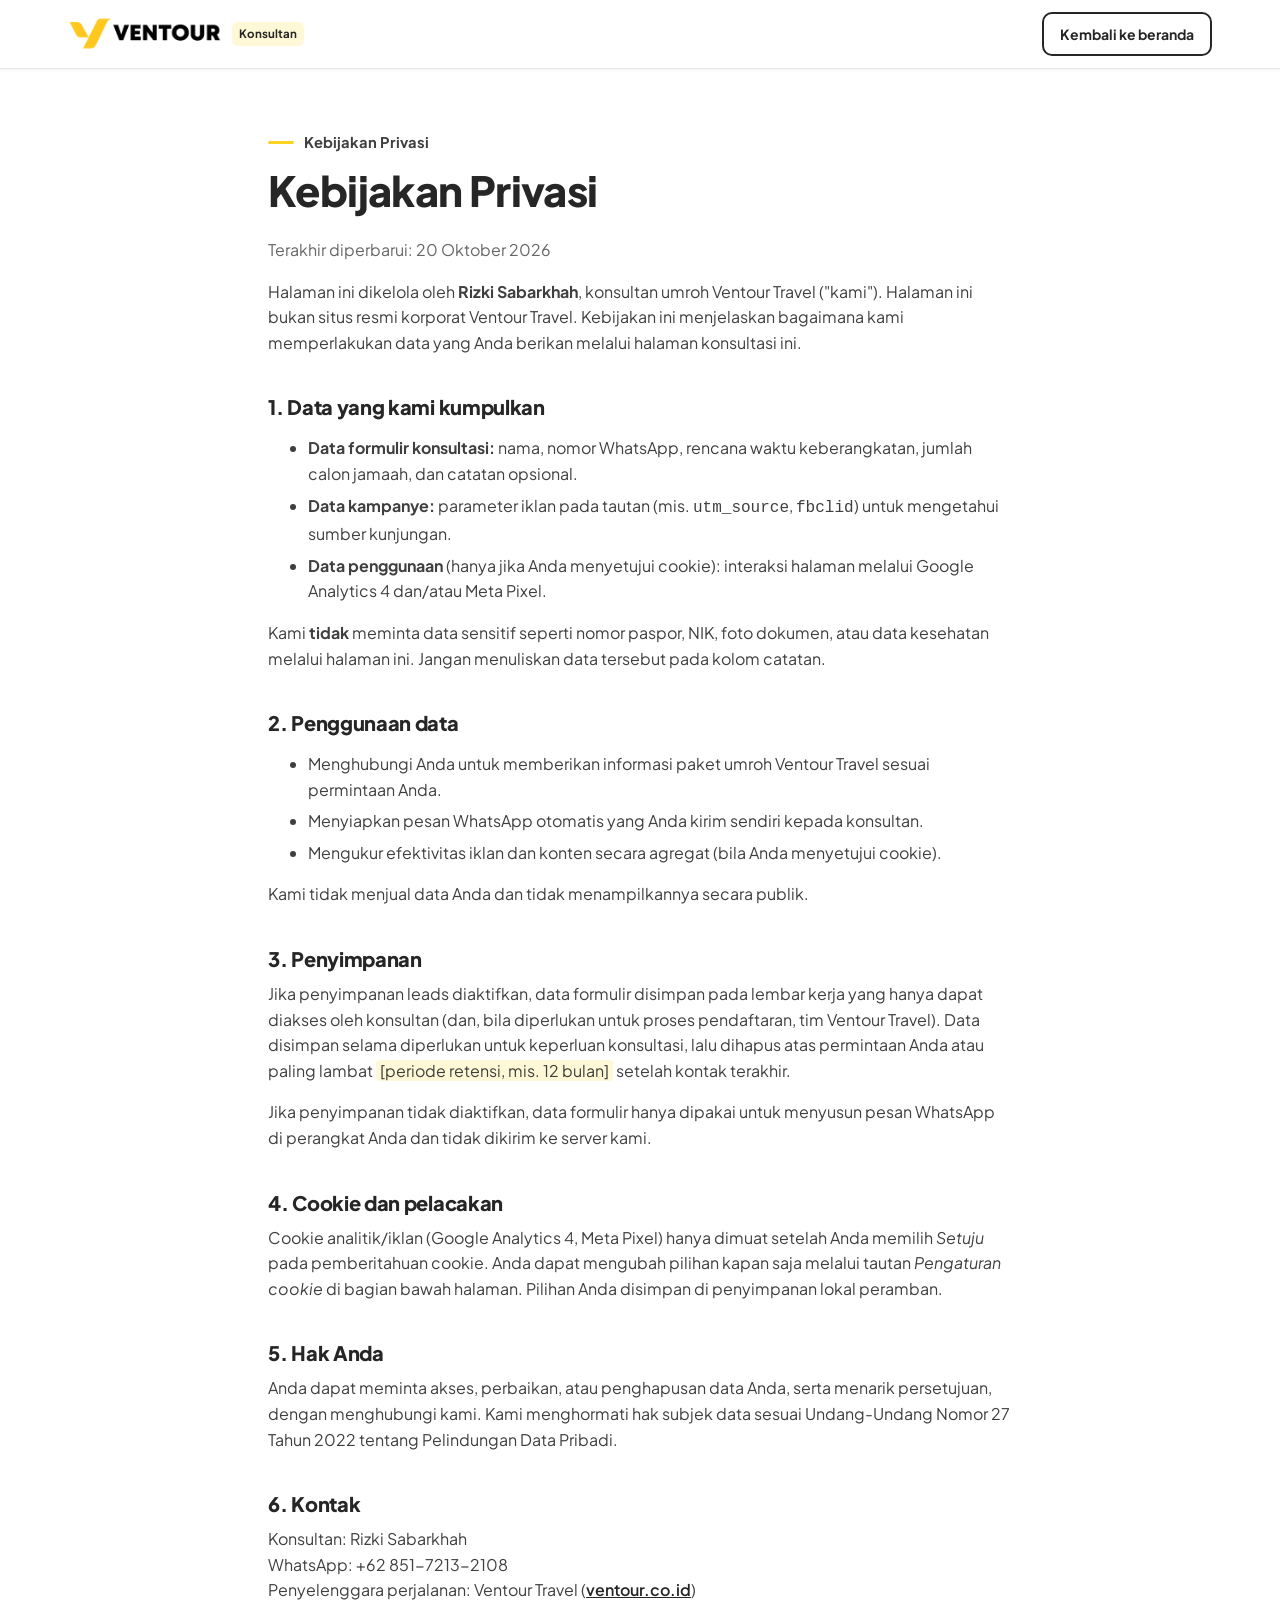
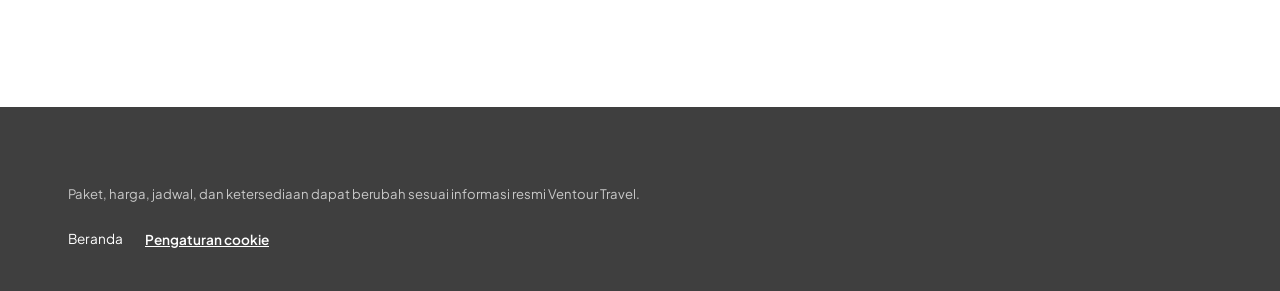
<file: kebijakan-privasi.html>
<!doctype html>
<html lang="id">
<head>
  <meta charset="utf-8">
  <meta name="viewport" content="width=device-width, initial-scale=1">
  <title>Kebijakan Privasi | Konsultan Umroh Ventour Travel</title>
  <meta name="description" content="Kebijakan privasi halaman konsultasi umroh Ventour Travel: data yang dikumpulkan, penggunaannya, cookie, dan hak Anda.">
  <link rel="canonical" href="https://sabarkhah.my.id/kebijakan-privasi.html">
  <meta name="theme-color" content="#F9D423">
  <link rel="icon" type="image/png" sizes="32x32" href="assets/img/favicon-32.png">
  <link rel="preconnect" href="https://fonts.googleapis.com">
  <link rel="preconnect" href="https://fonts.gstatic.com" crossorigin>
  <link rel="stylesheet" href="https://fonts.googleapis.com/css2?family=Plus+Jakarta+Sans:wght@400;500;600;700;800&display=swap">
  <link rel="stylesheet" href="assets/css/style.css">
  <script src="assets/js/config.js"></script>
  <script src="assets/js/analytics.js"></script>
</head>
<body>
  <a class="skip-link" href="#main">Lewati ke konten utama</a>
  <header class="site-header is-scrolled">
    <div class="container header-inner">
      <a class="brand" href="./" aria-label="Kembali ke beranda">
        <img src="assets/img/logo-ventour.png" alt="Ventour Travel" width="154" height="36">
        <span class="brand-tag">Konsultan</span>
      </a>
      <a class="btn btn-outline btn-sm" href="./">Kembali ke beranda</a>
    </div>
  </header>

  <main id="main" class="legal">
    <div class="container">
      <p class="kicker">Kebijakan Privasi</p>
      <h1>Kebijakan Privasi</h1>
      <p class="muted">Terakhir diperbarui: 20 Oktober 2026</p>

      <p>Halaman ini dikelola oleh <strong><span data-consultant="name">Rizki Sabarkhah</span></strong>, konsultan umroh Ventour Travel ("kami"). Halaman ini bukan situs resmi korporat Ventour Travel. Kebijakan ini menjelaskan bagaimana kami memperlakukan data yang Anda berikan melalui halaman konsultasi ini.</p>

      <h2>1. Data yang kami kumpulkan</h2>
      <ul>
        <li><strong>Data formulir konsultasi:</strong> nama, nomor WhatsApp, rencana waktu keberangkatan, jumlah calon jamaah, dan catatan opsional.</li>
        <li><strong>Data kampanye:</strong> parameter iklan pada tautan (mis. <code>utm_source</code>, <code>fbclid</code>) untuk mengetahui sumber kunjungan.</li>
        <li><strong>Data penggunaan</strong> (hanya jika Anda menyetujui cookie): interaksi halaman melalui Google Analytics 4 dan/atau Meta Pixel.</li>
      </ul>
      <p>Kami <strong>tidak</strong> meminta data sensitif seperti nomor paspor, NIK, foto dokumen, atau data kesehatan melalui halaman ini. Jangan menuliskan data tersebut pada kolom catatan.</p>

      <h2>2. Penggunaan data</h2>
      <ul>
        <li>Menghubungi Anda untuk memberikan informasi paket umroh Ventour Travel sesuai permintaan Anda.</li>
        <li>Menyiapkan pesan WhatsApp otomatis yang Anda kirim sendiri kepada konsultan.</li>
        <li>Mengukur efektivitas iklan dan konten secara agregat (bila Anda menyetujui cookie).</li>
      </ul>
      <p>Kami tidak menjual data Anda dan tidak menampilkannya secara publik.</p>

      <h2>3. Penyimpanan</h2>
      <p>Jika penyimpanan leads diaktifkan, data formulir disimpan pada lembar kerja yang hanya dapat diakses oleh konsultan (dan, bila diperlukan untuk proses pendaftaran, tim Ventour Travel). Data disimpan selama diperlukan untuk keperluan konsultasi, lalu dihapus atas permintaan Anda atau paling lambat <span class="placeholder">[periode retensi, mis. 12 bulan]</span> setelah kontak terakhir.</p>
      <p>Jika penyimpanan tidak diaktifkan, data formulir hanya dipakai untuk menyusun pesan WhatsApp di perangkat Anda dan tidak dikirim ke server kami.</p>

      <h2 id="cookie">4. Cookie dan pelacakan</h2>
      <p>Cookie analitik/iklan (Google Analytics 4, Meta Pixel) hanya dimuat setelah Anda memilih <em>Setuju</em> pada pemberitahuan cookie. Anda dapat mengubah pilihan kapan saja melalui tautan <em>Pengaturan cookie</em> di bagian bawah halaman. Pilihan Anda disimpan di penyimpanan lokal peramban.</p>

      <h2>5. Hak Anda</h2>
      <p>Anda dapat meminta akses, perbaikan, atau penghapusan data Anda, serta menarik persetujuan, dengan menghubungi kami. Kami menghormati hak subjek data sesuai Undang-Undang Nomor 27 Tahun 2022 tentang Pelindungan Data Pribadi.</p>

      <h2>6. Kontak</h2>
      <p>Konsultan: <span data-consultant="name">Rizki Sabarkhah</span><br>
      WhatsApp: <span id="pp-wa">+62 851-7213-2108</span><br>
      Penyelenggara perjalanan: Ventour Travel (<a href="https://ventour.co.id/" target="_blank" rel="noopener">ventour.co.id<span class="sr-only">, tab baru</span></a>)</p>
    </div>
  </main>

  <footer class="site-footer">
    <div class="container footer-bottom">
      <p class="disclaimer">Paket, harga, jadwal, dan ketersediaan dapat berubah sesuai informasi resmi Ventour Travel.</p>
      <p class="footer-links"><a href="./">Beranda</a><button type="button" class="text-btn text-btn--light" onclick="openCookieSettings()">Pengaturan cookie</button></p>
    </div>
  </footer>
  <div class="cookie-notice" id="cookie-notice" hidden role="dialog" aria-label="Pemberitahuan cookie">
    <p>Kami menggunakan cookie analitik & iklan untuk memahami kunjungan dan meningkatkan layanan.</p>
    <div class="cookie-actions">
      <button type="button" class="btn btn-sm btn-outline-light" data-consent="reject">Tolak</button>
      <button type="button" class="btn btn-sm btn-primary" data-consent="accept">Setuju</button>
    </div>
  </div>
  <script>
    (function () {
      var c = (window.SITE_CONFIG && window.SITE_CONFIG.consultant) || {};
      if (c.name && c.name.indexOf("[") !== 0) document.querySelectorAll('[data-consultant="name"]').forEach(function (el) { el.textContent = c.name; el.classList.remove("placeholder"); });
      if (c.whatsapp) { document.getElementById("pp-wa").textContent = "+" + c.whatsapp.replace(/^(\d{2})(\d{3})(\d{4})(\d+)$/, "$1 $2-$3-$4"); }
    })();
  </script>
</body>
</html>
</file>
<file: assets/css/style.css>
/* Konsultan Umroh Ventour Travel. Alasan setiap keputusan desain ada di DESIGN.md. */

:root {
  --yellow: #F9D423;
  --yellow-strong: #EFC60A;
  --yellow-soft: #FFF8D6;
  --yellow-tint: #FFFCEB;
  --white: #FFFFFF;
  --ink: #3F3F3F;
  --ink-strong: #262626;      /* judul dan latar gelap: 10.4:1 terhadap kuning */
  --muted: #666666;           /* 5.74:1 di atas putih, 5.45:1 di atas --bg-soft */
  --line: #E9E7E1;            /* pemisah dekoratif saja, bukan batas kontrol */
  --line-strong: #8C8880;     /* batas input/chip: 3.53:1 di atas putih (WCAG 1.4.11) */
  --bg-soft: #FAF9F6;
  --wa: #15803D;              /* hijau WhatsApp yang lolos 5.02:1 untuk teks putih */
  --wa-strong: #116A32;
  --danger: #B42318;

  --font: "Plus Jakarta Sans", system-ui, -apple-system, "Segoe UI", Roboto, sans-serif;
  --r-sm: 6px;
  --r: 10px;
  --r-lg: 16px;
  --shadow-sm: 0 1px 2px rgba(38, 38, 38, .06);
  --shadow: 0 10px 30px -12px rgba(38, 38, 38, .18);
  --shadow-lg: 0 24px 60px -20px rgba(38, 38, 38, .35);
  --header-h: 68px;
  --gutter: 16px;
}

*, *::before, *::after { box-sizing: border-box; }
html { scroll-behavior: smooth; scroll-padding-top: calc(var(--header-h) + 12px); -webkit-text-size-adjust: 100%; }
@media (prefers-reduced-motion: reduce) { html { scroll-behavior: auto; } *, *::before, *::after { transition: none !important; animation: none !important; } }
body {
  margin: 0;
  font-family: var(--font);
  font-size: 16px;
  line-height: 1.6;
  color: var(--ink);
  background: var(--white);
  -webkit-font-smoothing: antialiased;
  overflow-x: hidden;
}
img { max-width: 100%; height: auto; display: block; }
a { color: inherit; }
h1, h2, h3 { color: var(--ink-strong); line-height: 1.2; margin: 0 0 .5em; letter-spacing: -.015em; }
h2 { font-size: clamp(1.6rem, 1.2rem + 1.8vw, 2.4rem); font-weight: 800; }
h3 { font-size: 1.1rem; font-weight: 700; }
p { margin: 0 0 1em; }
:focus-visible { outline: 3px solid var(--ink-strong); outline-offset: 3px; border-radius: 4px; }
/* Di latar gelap, cincin fokus gelap tidak terlihat: ganti kuning. */
.hero :focus-visible, .legal-panel :focus-visible, .guide-card--dark :focus-visible,
.site-footer :focus-visible, .cookie-notice :focus-visible, .dev-banner :focus-visible { outline-color: var(--yellow); }
.hero .hero-card :focus-visible { outline-color: var(--ink-strong); }
.sr-only { position: absolute !important; width: 1px; height: 1px; padding: 0; margin: -1px; overflow: hidden; clip: rect(0 0 0 0); white-space: nowrap; border: 0; }
.skip-link { position: absolute; left: 12px; top: -60px; background: var(--ink-strong); color: #fff; padding: 10px 14px; border-radius: var(--r); z-index: 200; text-decoration: none; }
.skip-link:focus { top: 12px; }
.ic { width: 1.15em; height: 1.15em; flex: none; vertical-align: -.2em; }
.small { font-size: .875rem; }
.muted { color: var(--muted); }

.container { width: 100%; max-width: 1200px; margin: 0 auto; padding: 0 var(--gutter); }
@media (min-width: 768px) { :root { --gutter: 28px; } }

.section { padding: 64px 0; }
@media (min-width: 960px) { .section { padding: 104px 0; } }
.section-head { max-width: 720px; margin-bottom: 36px; }
/* Garis kuning pendek di depan label section adalah motif identitas halaman ini. */
.kicker { display: inline-flex; align-items: center; gap: 10px; font-size: .92rem; font-weight: 700; color: var(--ink); margin-bottom: 12px; }
.kicker::before { content: ""; width: 26px; height: 3px; border-radius: 2px; background: var(--yellow); }
.lead { font-size: 1.075rem; color: var(--muted); }
.lead a { color: var(--ink-strong); font-weight: 600; }

/* Buttons */
.btn {
  --bg: var(--yellow); --fg: var(--ink-strong);
  display: inline-flex; align-items: center; justify-content: center; gap: 10px;
  min-height: 48px; padding: 12px 22px;
  border: 2px solid transparent; border-radius: var(--r);
  background: var(--bg); color: var(--fg);
  font: 700 .95rem/1.2 var(--font); text-decoration: none; cursor: pointer;
  transition: background .2s, border-color .2s, color .2s;
}
.btn[disabled] { opacity: .7; cursor: progress; }
.btn-primary:hover { --bg: var(--yellow-strong); }
.btn-wa { --bg: var(--wa); --fg: #fff; }
.btn-wa:hover { --bg: var(--wa-strong); }
.btn-outline { --bg: transparent; --fg: var(--ink-strong); border-color: var(--ink-strong); }
.btn-outline:hover { --bg: var(--ink-strong); --fg: #fff; }
/* Latar solid: di atas foto ihram putih, latar transparan membuat teks putih turun ke 2:1. */
.btn-ghost-light { --bg: var(--ink-strong); --fg: #fff; border-color: #fff; }
.btn-ghost-light:hover { --bg: #fff; --fg: var(--ink-strong); }
.btn-outline-light { --bg: transparent; --fg: #fff; border-color: #fff; }
.btn-sm { min-height: 44px; padding: 8px 16px; font-size: .875rem; }
.btn-lg { min-height: 54px; padding: 14px 28px; font-size: 1rem; }
.btn-block { width: 100%; }
/* Panah hanya dipakai pada tautan yang membuka situs lain di tab baru. */
.text-link {
  display: inline-flex; align-items: center; gap: 6px; min-height: 44px;
  font-weight: 700; font-size: .92rem; color: var(--ink-strong);
  text-decoration: underline; text-decoration-color: var(--yellow); text-decoration-thickness: 2px; text-underline-offset: 5px;
}
.text-link:hover { text-decoration-color: currentColor; }
.text-link--light { color: #fff; }
.text-btn { min-height: 44px; background: none; border: 0; padding: 6px 0; font: 600 .9rem var(--font); color: var(--ink); text-decoration: underline; cursor: pointer; }
.text-btn--light { color: #fff; font-size: .85rem; }

.dev-banner { background: var(--ink-strong); color: #fff; font-size: .8rem; text-align: center; padding: 8px var(--gutter); }
.dev-banner code { background: rgba(255, 255, 255, .12); padding: 1px 6px; border-radius: 4px; }

/* Header */
.site-header {
  position: sticky; top: 0; z-index: 100;
  background: rgba(255, 255, 255, .96);
  backdrop-filter: saturate(1.4) blur(10px);
  border-bottom: 1px solid transparent;
  transition: border-color .2s, box-shadow .2s;
}
.site-header.is-scrolled { border-color: var(--line); box-shadow: var(--shadow-sm); }
.header-inner { display: flex; align-items: center; gap: 8px; height: var(--header-h); }
.brand { display: inline-flex; align-items: center; gap: 8px; min-height: 44px; text-decoration: none; margin-right: auto; min-width: 0; }
.brand img { width: 112px; height: auto; }
.brand-tag { font-size: .72rem; font-weight: 700; padding: 3px 7px; border-radius: var(--r-sm); background: var(--yellow-soft); color: var(--ink-strong); }
.header-actions { display: flex; align-items: center; gap: 8px; }
.header-cta span { display: none; }
.header-cta { width: 44px; padding: 0; min-height: 44px; }
.header-cta .ic { width: 22px; height: 22px; }
.nav-toggle {
  display: inline-flex; align-items: center; gap: 6px; min-height: 44px; padding: 0 12px;
  border: 1px solid var(--line-strong); border-radius: var(--r); background: #fff; color: var(--ink-strong);
  font: 600 .9rem var(--font); cursor: pointer;
}
.nav-toggle .ic { width: 20px; height: 20px; }
@media (min-width: 480px) {
  .header-inner { gap: 16px; }
  .brand { gap: 10px; }
  .brand img { width: 132px; }
  .header-cta { width: auto; padding: 8px 16px; }
  .header-cta span { display: inline; }
}

.main-nav {
  position: fixed; inset: var(--header-h) 0 auto 0;
  background: #fff; border-top: 1px solid var(--line);
  padding: 12px var(--gutter) 24px;
  box-shadow: var(--shadow);
  transform: translateY(-8px); opacity: 0; visibility: hidden;
  transition: opacity .2s, transform .2s, visibility .2s;
}
.nav-open .main-nav { transform: none; opacity: 1; visibility: visible; }
.main-nav ul { list-style: none; margin: 0 0 16px; padding: 0; }
.main-nav a:not(.btn) { display: block; padding: 14px 4px; font-weight: 600; text-decoration: none; border-bottom: 1px solid var(--line); }
.nav-cta-mobile { width: 100%; }
.nav-toggle .ic-close { display: none; }
.nav-open .nav-toggle .ic-close { display: block; }
.nav-open .nav-toggle .ic-open { display: none; }

@media (min-width: 1024px) {
  .brand img { width: 154px; }
  .nav-toggle, .nav-cta-mobile { display: none; }
  .main-nav { position: static; inset: auto; background: none; border: 0; padding: 0; box-shadow: none; transform: none; opacity: 1; visibility: visible; }
  .main-nav ul { display: flex; gap: 4px; margin: 0; }
  .main-nav a:not(.btn) { border: 0; padding: 12px; font-size: .92rem; border-radius: var(--r-sm); position: relative; }
  .main-nav a:not(.btn)::after { content: ""; position: absolute; left: 12px; right: 12px; bottom: 4px; height: 2px; background: var(--yellow); transform: scaleX(0); transition: transform .2s; }
  .main-nav a:not(.btn):hover::after, .main-nav a.is-active::after { transform: scaleX(1); }
  .header-actions { margin-left: 12px; }
}

/* Hero */
.hero { position: relative; isolation: isolate; color: #fff; overflow: hidden; background: var(--ink-strong); }
.hero-media, .hero-media img { position: absolute; inset: 0; width: 100%; height: 100%; }
.hero-media img { object-fit: cover; object-position: center 40%; }
/* Scrim gelap di seluruh area teks: foto ihram putih terlalu terang untuk teks putih tanpa ini. */
.hero::after {
  content: ""; position: absolute; inset: 0; z-index: 0;
  background: linear-gradient(180deg, rgba(20, 20, 20, .72) 0%, rgba(20, 20, 20, .66) 40%, rgba(20, 20, 20, .92) 100%);
}
.hero-inner { position: relative; z-index: 1; display: grid; gap: 32px; padding-top: 40px; padding-bottom: 48px; }
.hero h1 { color: #fff; font-size: clamp(2.1rem, 1.3rem + 3.6vw, 4rem); font-weight: 800; letter-spacing: -.03em; line-height: 1.08; max-width: 14ch; margin-bottom: 16px; text-wrap: balance; }
.hero-sub { font-size: clamp(.98rem, .95rem + .3vw, 1.15rem); color: #fff; max-width: 560px; margin-bottom: 20px; }
/* Hook harga: satu-satunya angka besar di layar pertama, warna aksen di momen kunci. Semua angka dari data resmi. */
.hero-offer { max-width: 560px; margin-bottom: 18px; padding-top: 16px; border-top: 1px solid rgba(255, 255, 255, .3); }
.offer-label { margin: 0; font-size: .92rem; font-weight: 600; color: #fff; }
.offer-price { margin: 0; display: flex; flex-wrap: wrap; align-items: baseline; gap: 2px 8px; color: #fff; }
.offer-price strong { font-size: clamp(2.1rem, 1.7rem + 1.6vw, 2.8rem); font-weight: 800; letter-spacing: -.02em; line-height: 1.15; color: var(--yellow); }
.offer-price span { font-size: .95rem; font-weight: 600; margin-left: -6px; }
.offer-price s { font-size: .95rem; color: #fff; }
.offer-meta { margin: 4px 0 0; font-size: .88rem; color: #fff; }
.offer-meta span { white-space: nowrap; }
@media (min-width: 960px) { .hero h1 { margin-bottom: 20px; } .hero-sub { margin-bottom: 24px; } }
.hero-ctas { display: flex; flex-wrap: wrap; gap: 12px; margin-bottom: 24px; }
.hero-ctas .btn { flex: 1 1 220px; }
@media (min-width: 560px) { .hero-ctas .btn { flex: 0 0 auto; } }
.hero-facts { list-style: none; padding: 0; margin: 0; display: flex; flex-wrap: wrap; gap: 8px 20px; font-size: .9rem; color: #fff; }
.hero-facts li { display: inline-flex; align-items: center; gap: 8px; }
.hero-facts .ic { color: var(--yellow); }

/* Satu-satunya kartu putih di atas foto: shadow menandai lapisan di atas hero. */
.hero-card { background: #fff; color: var(--ink); border-radius: var(--r-lg); padding: 22px; box-shadow: var(--shadow-lg); align-self: end; }
.hero-card-kicker { font-size: .95rem; font-weight: 800; color: var(--ink-strong); margin-bottom: 6px; }
.next-list { list-style: none; margin: 0 0 4px; padding: 0; }
.next-list li + li { border-top: 1px solid var(--line); }
.next-list a { display: grid; grid-template-columns: 48px 1fr auto; gap: 12px; align-items: center; padding: 12px 0; text-decoration: none; }
.next-list a:hover .nd-name { text-decoration: underline; }
.nd-date { display: grid; place-items: center; width: 48px; height: 52px; border-radius: var(--r); background: var(--yellow-soft); font-size: .72rem; font-weight: 700; line-height: 1.1; }
.nd-date b { font-size: 1.2rem; color: var(--ink-strong); }
.nd-body { min-width: 0; }
.nd-name { display: block; font-weight: 700; font-size: .9rem; color: var(--ink-strong); white-space: nowrap; overflow: hidden; text-overflow: ellipsis; }
.nd-meta { display: block; font-size: .78rem; color: var(--muted); }
.nd-price { font-weight: 800; font-size: .92rem; color: var(--ink-strong); white-space: nowrap; text-align: right; }
.nd-save { display: block; font-size: .72rem; font-weight: 600; color: var(--ink); }
.next-empty { padding: 12px 0; color: var(--muted); font-size: .9rem; }
.hero-card-link {
  display: inline-flex; align-items: center; min-height: 44px; font-weight: 700; font-size: .9rem; color: var(--ink-strong);
  text-decoration: underline; text-decoration-color: var(--yellow); text-decoration-thickness: 2px; text-underline-offset: 5px;
}
.hero-card-note { font-size: .75rem; color: var(--muted); margin: 4px 0 0; }

@media (min-width: 960px) {
  .hero { min-height: min(820px, 92vh); display: flex; align-items: center; }
  .hero::after { background: linear-gradient(90deg, rgba(20, 20, 20, .86) 0%, rgba(20, 20, 20, .62) 50%, rgba(20, 20, 20, .3) 100%), linear-gradient(0deg, rgba(20, 20, 20, .5), transparent 40%); }
  .hero-inner { grid-template-columns: 1.35fr .9fr; align-items: end; gap: 56px; padding-top: 96px; padding-bottom: 88px; }
  .hero-card { padding: 26px; }
}

/* Trust: panel legalitas gelap sebagai titik fokus, fakta pendukung sebagai daftar biasa. */
.trust { padding-top: 56px; }
@media (min-width: 960px) { .trust { padding-top: 88px; } }
.trust-layout { display: grid; gap: 28px; }
.trust-intro .lead { max-width: 560px; }
.legal-panel { background: var(--ink-strong); color: #fff; border-radius: var(--r-lg); padding: 28px 24px; }
.legal-panel h3 { color: #fff; font-size: 1.25rem; }
.legal-panel p { color: #D4D4D4; margin: 0; }
.facts { margin: 0 0 18px; }
.facts div { display: flex; justify-content: space-between; gap: 12px; padding: 12px 0; border-bottom: 1px solid rgba(255, 255, 255, .18); }
.facts dt { color: #D4D4D4; font-size: .92rem; }
.facts dd { margin: 0; font-weight: 700; color: var(--yellow); text-align: right; }
.trust-list { list-style: none; margin: 0; padding: 0; }
.trust-list li { padding: 18px 0; border-top: 1px solid var(--line); }
.trust-list h3 { font-size: 1.02rem; margin-bottom: 4px; }
.trust-list p { color: var(--muted); margin: 0; }
.trust-list p strong { color: var(--ink-strong); }
@media (min-width: 960px) {
  .trust-layout { grid-template-columns: 1.1fr .9fr; column-gap: 64px; row-gap: 8px; }
  .trust-intro { grid-column: 1; grid-row: 1; }
  .trust-list { grid-column: 1; grid-row: 2; }
  .legal-panel { grid-column: 2; grid-row: 1 / 3; align-self: start; padding: 36px; }
}

.testimonials { margin: 56px 0 0; }
.testi-title { font-size: 1.25rem; margin-bottom: 18px; }
.testi-grid { display: grid; gap: 14px; margin-bottom: 12px; }
.testi-grid blockquote { margin: 0; padding: 22px; border-radius: var(--r-lg); background: var(--bg-soft); }
.testi-grid p { font-size: .98rem; color: var(--ink); }
.testi-grid footer { font-weight: 700; font-size: .85rem; color: var(--ink-strong); }
/* Kutipan pertama paling lengkap (menyebut seluruh proses), jadi diberi bobot lebih. */
.testi-main { background: var(--yellow-soft) !important; }
.testi-main p { font-size: 1.1rem; font-weight: 600; color: var(--ink-strong); }
@media (min-width: 900px) { .testi-grid { grid-template-columns: 1.5fr 1fr 1fr; } }

/* Packages */
.packages { background: var(--bg-soft); }
.filters { display: flex; flex-direction: column; gap: 12px; margin-bottom: 12px; }
.chips { display: flex; gap: 8px; overflow-x: auto; padding-bottom: 4px; scrollbar-width: none; margin: 0 calc(var(--gutter) * -1); padding-left: var(--gutter); padding-right: var(--gutter); }
.chips::-webkit-scrollbar { display: none; }
.chip { flex: none; min-height: 44px; padding: 8px 16px; border-radius: var(--r); border: 1px solid var(--line-strong); background: #fff; font: 600 .88rem var(--font); color: var(--ink); cursor: pointer; transition: background .15s, color .15s; }
.chip:hover { background: var(--yellow-tint); }
.chip[aria-pressed="true"] { background: var(--ink-strong); border-color: var(--ink-strong); color: #fff; }
.filter-selects { display: grid; grid-template-columns: 1fr 1fr; gap: 10px; }
.select select, .field select {
  appearance: none; -webkit-appearance: none; width: 100%; min-height: 44px; padding: 10px 40px 10px 14px;
  border: 1px solid var(--line-strong); border-radius: var(--r); background: #fff url("data:image/svg+xml,%3Csvg xmlns='http://www.w3.org/2000/svg' width='12' height='8' viewBox='0 0 12 8'%3E%3Cpath fill='none' stroke='%233F3F3F' stroke-width='1.8' d='m1 1.5 5 5 5-5'/%3E%3C/svg%3E") no-repeat right 14px center;
  font: 500 .92rem var(--font); color: var(--ink);
}
@media (min-width: 900px) {
  .filters { flex-direction: row; align-items: center; justify-content: space-between; }
  .chips { margin: 0; padding: 0; flex-wrap: wrap; overflow: visible; }
  .filter-selects { grid-template-columns: 200px 190px; }
}
.result-count { font-size: .85rem; color: var(--muted); margin: 0 0 18px; min-height: 1.4em; }

.package-grid { display: grid; gap: 18px; }
@media (min-width: 700px) { .package-grid { grid-template-columns: repeat(2, 1fr); } }
@media (min-width: 1080px) { .package-grid { grid-template-columns: repeat(3, 1fr); } }
.state-msg { grid-column: 1 / -1; margin: 0; padding: 40px 16px; text-align: center; color: var(--muted); background: #fff; border: 1px dashed var(--line-strong); border-radius: var(--r-lg); }
.pkg { display: flex; flex-direction: column; background: #fff; border: 1px solid var(--line); border-radius: var(--r-lg); overflow: hidden; transition: box-shadow .2s; }
.pkg:hover { box-shadow: var(--shadow); }
.pkg-head { padding: 20px 20px 14px; border-top: 4px solid var(--yellow); }
.pkg-tags { display: flex; flex-wrap: wrap; align-items: center; gap: 6px; margin-bottom: 10px; }
.tag { font-size: .75rem; font-weight: 700; padding: 3px 8px; border-radius: var(--r-sm); background: var(--bg-soft); color: var(--ink); border: 1px solid var(--line); }
.tag--program { background: var(--yellow); border-color: var(--yellow); color: var(--ink-strong); }
.seat { margin-left: auto; font-size: .75rem; font-weight: 600; color: var(--muted); }
.seat--low { color: var(--danger); }
.pkg-head h3 { font-size: 1.02rem; line-height: 1.35; margin: 0; }
.pkg-meta { margin: 0; padding: 0 20px; display: grid; }
.pkg-meta div { display: grid; grid-template-columns: 128px 1fr; gap: 8px; padding: 8px 0; border-top: 1px dashed var(--line); font-size: .88rem; }
.pkg-meta dt { color: var(--muted); display: flex; align-items: center; gap: 8px; }
.pkg-meta dt .ic { color: var(--ink); }
.pkg-meta dd { margin: 0; font-weight: 600; color: var(--ink-strong); min-width: 0; overflow-wrap: anywhere; }
.pkg-hl { list-style: none; margin: 4px 20px 0; padding: 10px 0 0; display: flex; flex-wrap: wrap; gap: 6px; border-top: 1px dashed var(--line); }
.pkg-hl li { font-size: .75rem; font-weight: 600; padding: 3px 8px; border-radius: var(--r-sm); background: var(--yellow-tint); border: 1px solid #F4E59A; }
.pkg-foot { margin-top: auto; padding: 18px 20px 20px; display: grid; gap: 12px; }
.pkg-price { display: flex; flex-wrap: wrap; align-items: baseline; gap: 4px 10px; padding-top: 14px; border-top: 1px solid var(--line); }
.price-label { width: 100%; font-size: .78rem; color: var(--muted); }
.price-main { font-size: 1.55rem; font-weight: 800; color: var(--ink-strong); letter-spacing: -.02em; }
.price-old { font-size: .88rem; color: var(--muted); }
.price-dp { width: 100%; font-size: .82rem; font-weight: 600; color: var(--ink); }
.pkg-actions { display: grid; gap: 4px; justify-items: center; }
.empty { grid-column: 1 / -1; text-align: center; padding: 40px 16px; background: #fff; border: 1px dashed var(--line-strong); border-radius: var(--r-lg); }
.empty p { max-width: 520px; margin: 0 auto 16px; }
.more-wrap { text-align: center; margin-top: 28px; }
.data-note { display: flex; gap: 12px; align-items: flex-start; margin-top: 32px; padding: 16px 18px; border-radius: var(--r); background: #fff; border: 1px solid var(--line); font-size: .85rem; color: var(--muted); }
.data-note p { margin: 0; }
.data-note .ic { margin-top: 2px; color: var(--ink); }
.data-note a, .data-note strong { color: var(--ink-strong); }

/* Why */
.why-layout { display: grid; gap: 36px; }
.why-media { position: relative; }
.why-media img { border-radius: var(--r-lg); aspect-ratio: 4 / 3; object-fit: cover; width: 100%; }
.why-media-cap { position: absolute; left: 12px; bottom: 12px; margin: 0; background: rgba(255, 255, 255, .95); padding: 6px 10px; border-radius: var(--r-sm); font-size: .8rem; font-weight: 600; color: var(--ink-strong); }
.why-list { list-style: none; margin: 20px 0 0; padding: 0; display: grid; }
.why-list li { display: grid; grid-template-columns: 44px 1fr; gap: 16px; padding: 16px 0; border-bottom: 1px solid var(--line); }
.why-list li:last-child { border-bottom: 0; }
.why-ic { display: grid; place-items: center; width: 44px; height: 44px; border-radius: var(--r); background: var(--yellow-soft); color: var(--ink-strong); }
.why-ic .ic { width: 22px; height: 22px; }
.why-list h3 { font-size: 1.02rem; margin-bottom: 4px; }
.why-list p { margin: 0; color: var(--muted); font-size: .94rem; }
@media (min-width: 960px) {
  .why-layout { grid-template-columns: .9fr 1.1fr; gap: 72px; align-items: start; }
  .why-media { position: sticky; top: calc(var(--header-h) + 32px); }
  .why-media img { aspect-ratio: 4 / 5; }
  .why-list { grid-template-columns: 1fr 1fr; column-gap: 32px; }
  .why-list li:nth-last-child(2) { border-bottom: 0; }
}

/* Guide: enam langkah karena prosesnya memang enam tahap, bukan template tiga langkah. */
.guide { background: var(--bg-soft); }
.steps { list-style: none; margin: 0 0 36px; padding: 0; display: grid; gap: 12px; }
.steps li { position: relative; background: #fff; border: 1px solid var(--line); border-radius: var(--r); padding: 20px; }
.step-n { display: inline-grid; place-items: center; width: 34px; height: 34px; border-radius: 50%; background: var(--yellow); color: var(--ink-strong); font-weight: 800; margin-bottom: 10px; }
.steps h3 { font-size: 1rem; margin-bottom: 6px; }
.steps p { margin: 0; color: var(--muted); font-size: .9rem; }
@media (min-width: 640px) { .steps { grid-template-columns: repeat(2, 1fr); } }
@media (min-width: 1024px) {
  .steps { grid-template-columns: repeat(6, 1fr); }
  .steps li::after { content: ""; position: absolute; top: 37px; right: -12px; width: 12px; height: 2px; background: var(--yellow); }
  .steps li:last-child::after { display: none; }
}
.guide-cards { display: grid; gap: 16px; }
.guide-card { background: #fff; border: 1px solid var(--line); border-radius: var(--r-lg); padding: 26px; }
.guide-card h3 { display: flex; align-items: center; gap: 10px; margin-bottom: 16px; }
.guide-card--dark { background: var(--ink-strong); border-color: var(--ink-strong); color: #fff; }
.guide-card--dark h3 { color: #fff; }
.guide-card--dark h3 .ic { color: var(--yellow); }
.guide-card--dark a { color: var(--yellow); }
.checklist { list-style: none; padding: 0; margin: 0 0 14px; display: grid; gap: 10px; }
.checklist li { position: relative; padding-left: 30px; font-size: .95rem; }
.checklist li::before { content: ""; position: absolute; left: 0; top: 3px; width: 20px; height: 20px; border-radius: 50%; background: var(--yellow) url("data:image/svg+xml,%3Csvg xmlns='http://www.w3.org/2000/svg' viewBox='0 0 24 24'%3E%3Cpath fill='none' stroke='%23262626' stroke-width='3' stroke-linecap='round' stroke-linejoin='round' d='m6 12.5 4 4L18 8.5'/%3E%3C/svg%3E") center / 14px no-repeat; }
@media (min-width: 860px) { .guide-cards { grid-template-columns: 1.2fr 1fr; } }

/* Consultant */
.consultant-layout { display: grid; gap: 36px; align-items: center; }
.consultant-photo { position: relative; max-width: 260px; width: 100%; margin: 0 auto; isolation: isolate; }
@media (min-width: 900px) { .consultant-photo { max-width: 320px; } }
.consultant-photo::before { content: ""; position: absolute; inset: 14px -10px -10px 14px; border-radius: var(--r-lg); background: var(--yellow); z-index: -1; }
.consultant-photo img, .photo-placeholder { width: 100%; aspect-ratio: 4 / 5; object-fit: cover; border-radius: var(--r-lg); }
.photo-placeholder { display: grid; place-items: center; align-content: center; gap: 8px; background: #F1EFEA; color: #A9A69E; border: 1px dashed var(--line-strong); }
.photo-placeholder svg { width: 45%; }
.photo-placeholder span { font-size: .9rem; font-weight: 700; color: #6B6862; }
.consultant-name { display: flex; flex-direction: column; margin-bottom: 16px; font-size: 1.15rem; font-weight: 800; color: var(--ink-strong); }
.consultant-role { font-size: .9rem; font-weight: 600; color: var(--muted); }
.consultant-copy > p:not(.kicker):not(.consultant-name) { color: var(--ink); font-size: 1.04rem; margin-bottom: 24px; }
@media (min-width: 900px) { .consultant-layout { grid-template-columns: .8fr 1.2fr; gap: 80px; } }

/* Gallery: foto utama besar, sisanya mengikuti ukuran aslinya (bukan grid seragam). */
.gallery { padding-bottom: 56px; }
@media (min-width: 960px) { .gallery { padding-bottom: 88px; } }
.gallery-grid { display: grid; gap: 10px; grid-template-columns: 1fr 1fr; }
.g-item { position: relative; margin: 0; overflow: hidden; border-radius: var(--r); background: var(--bg-soft); }
.g-item img { width: 100%; height: 100%; object-fit: cover; aspect-ratio: 4 / 3; }
.g-item figcaption { position: absolute; left: 8px; bottom: 8px; background: rgba(255, 255, 255, .95); color: var(--ink-strong); font-size: .75rem; font-weight: 700; padding: 4px 8px; border-radius: var(--r-sm); }
.g-a { grid-column: 1 / -1; }
.g-a img { aspect-ratio: 16 / 9; }
@media (min-width: 900px) {
  .gallery-grid { grid-template-columns: repeat(4, 1fr); grid-auto-rows: 210px; gap: 14px; }
  .g-item img, .g-a img { aspect-ratio: auto; }
  .g-a { grid-column: 1 / 3; grid-row: 1 / 3; }
  .g-b { grid-column: 3 / 5; }
  .g-c { grid-column: 3 / 4; }
  .g-d { grid-column: 4 / 5; }
  .g-e { grid-column: 1 / 2; }
  .g-f { grid-column: 2 / 5; }
}
.gallery-credit { margin-top: 12px; }
.gallery-credit a { color: var(--ink-strong); font-weight: 600; }

/* FAQ */
.faq { background: var(--bg-soft); }
.faq-layout { display: grid; gap: 28px; }
.faq-intro .btn { margin-top: 8px; }
.faq-list { display: grid; gap: 10px; }
.faq details { background: #fff; border: 1px solid var(--line); border-radius: var(--r); }
.faq details[open] { border-color: var(--ink-strong); }
.faq summary { list-style: none; cursor: pointer; padding: 18px 56px 18px 20px; font-weight: 700; color: var(--ink-strong); position: relative; }
.faq summary::-webkit-details-marker { display: none; }
.faq summary::after { content: ""; position: absolute; right: 18px; top: 50%; width: 26px; height: 26px; margin-top: -13px; border-radius: 50%; background: var(--yellow) url("data:image/svg+xml,%3Csvg xmlns='http://www.w3.org/2000/svg' viewBox='0 0 24 24'%3E%3Cpath fill='none' stroke='%23262626' stroke-width='2.4' stroke-linecap='round' d='M12 6v12M6 12h12'/%3E%3C/svg%3E") center / 14px no-repeat; transition: transform .2s; }
.faq details[open] summary::after { transform: rotate(45deg); }
.faq-a { padding: 0 20px 20px; color: var(--ink); font-size: .96rem; }
.faq-a ul, .faq-a ol { padding-left: 20px; margin: 0 0 1em; }
.faq-a li { margin-bottom: 6px; }
.faq-a p:last-child, .faq-a ol:last-child { margin-bottom: 0; }
.faq-a a { color: var(--ink-strong); font-weight: 600; }
@media (min-width: 960px) { .faq-layout { grid-template-columns: .8fr 1.4fr; gap: 64px; } .faq-intro { position: sticky; top: calc(var(--header-h) + 32px); align-self: start; } }

/* Lead: pola bintang delapan khas geometri Islam, satu-satunya tekstur di halaman. */
.lead-section {
  background-color: var(--yellow);
  background-image: url("data:image/svg+xml,%3Csvg xmlns='http://www.w3.org/2000/svg' width='80' height='80' viewBox='0 0 80 80'%3E%3Cg fill='none' stroke='%23262626' stroke-opacity='.07' stroke-width='1.2'%3E%3Cpath d='M40 18 46.4 33.6 62 40 46.4 46.4 40 62 33.6 46.4 18 40 33.6 33.6Z'/%3E%3Crect x='26' y='26' width='28' height='28' transform='rotate(45 40 40)'/%3E%3C/g%3E%3C/svg%3E");
  color: var(--ink-strong);
  padding: 72px 0;
}
@media (min-width: 960px) { .lead-section { padding: 120px 0; } }
.lead-layout { display: grid; gap: 32px; align-items: start; }
.lead-copy h2 { font-size: clamp(1.8rem, 1.3rem + 2vw, 2.7rem); }
.lead-copy > p { font-size: 1.05rem; max-width: 480px; }
.lead-section .kicker { color: var(--ink-strong); }
.lead-section .kicker::before { background: var(--ink-strong); }
.lead-points { list-style: none; margin: 0 0 28px; padding: 0; display: grid; gap: 10px; font-weight: 600; }
.lead-points li { display: flex; gap: 10px; align-items: center; }
.lead-points .ic { background: var(--ink-strong); color: var(--yellow); border-radius: 50%; padding: 3px; width: 22px; height: 22px; }
.lead-card { background: #fff; border-radius: var(--r-lg); padding: 24px; box-shadow: var(--shadow); }
@media (min-width: 600px) { .lead-card { padding: 32px; } }
@media (min-width: 960px) { .lead-layout { grid-template-columns: 1fr 1.1fr; gap: 72px; } .lead-copy { padding-top: 24px; } }

.field { margin-bottom: 16px; }
.field label { display: block; font-weight: 700; font-size: .9rem; margin-bottom: 6px; color: var(--ink-strong); }
.optional { font-weight: 500; color: var(--muted); }
.field input, .field textarea, .field select { font: 500 1rem var(--font); color: var(--ink-strong); }
.field input[type="text"], .field input[type="tel"], .field textarea {
  width: 100%; min-height: 48px; padding: 12px 14px; border: 1px solid var(--line-strong); border-radius: var(--r); background: #fff;
  transition: border-color .15s, box-shadow .15s;
}
.field input::placeholder, .field textarea::placeholder { color: #6E6E6E; }
.field select { min-height: 48px; }
.field input:focus-visible, .field textarea:focus-visible, .field select:focus-visible { outline: 3px solid var(--ink-strong); outline-offset: 1px; border-color: var(--ink-strong); }
.field [aria-invalid="true"] { border-color: var(--danger); border-width: 2px; }
.field textarea { resize: vertical; min-height: 88px; }
.field-row { display: grid; gap: 0 14px; }
@media (min-width: 520px) { .field-row { grid-template-columns: 1fr 1fr; } }
/* Pesan error selalu berupa teks, bukan hanya warna merah. */
.field-error { color: var(--danger); font-size: .85rem; font-weight: 600; margin: 6px 0 0; }
.field-error:empty { display: none; }
.field-check { display: flex; gap: 10px; align-items: flex-start; margin-bottom: 6px; }
.field-check input { width: 22px; height: 22px; margin: 1px 0 0; accent-color: var(--ink-strong); flex: none; }
.field-check label { font-weight: 500; font-size: .86rem; color: var(--ink); margin: 0; }
.field-check a { color: var(--ink-strong); font-weight: 700; }
#e-consent { margin: 0 0 12px 32px; }
.lead-form .btn-block { margin-top: 14px; }
.hp { position: absolute; left: -9999px; width: 1px; height: 1px; overflow: hidden; }
.lead-success { text-align: center; padding: 16px 0; outline: none; }
.success-ic { display: inline-grid; place-items: center; width: 64px; height: 64px; border-radius: 50%; background: var(--yellow-soft); margin-bottom: 16px; }
.success-ic .ic { width: 32px; height: 32px; color: var(--ink-strong); }
.lead-success h3 { font-size: 1.4rem; }
.lead-success p { color: var(--muted); }
.lead-success .text-btn { margin-top: 8px; }

/* Footer */
.site-footer { background: var(--ink); color: #DCDCDC; padding: 56px 0 24px; font-size: .92rem; }
.footer-grid { display: grid; gap: 32px; padding-bottom: 32px; border-bottom: 1px solid rgba(255, 255, 255, .15); }
.footer-brand img { width: 150px; margin-bottom: 16px; }
.footer-brand p { max-width: 380px; }
.footer-h { font-size: .95rem; color: var(--yellow); margin-bottom: 6px; }
.site-footer ul { list-style: none; margin: 0; padding: 0; }
.site-footer li a { display: inline-flex; align-items: center; min-height: 44px; }
.site-footer a { color: #fff; text-decoration: none; }
.site-footer a:hover { text-decoration: underline; }
.footer-small { font-size: .88rem; }
.footer-bottom { padding-top: 20px; }
.disclaimer { font-size: .82rem; color: #C9C9C9; max-width: 860px; }
.footer-links { display: flex; flex-wrap: wrap; gap: 4px 22px; align-items: center; font-size: .85rem; margin: 0; }
.footer-links a { display: inline-flex; align-items: center; min-height: 44px; }
@media (min-width: 760px) { .footer-grid { grid-template-columns: 1.6fr 1fr 1fr 1.2fr; } }

/* Tombol WhatsApp melayang: bentuk bulat dan shadow sengaja, karena ia berada di atas konten. */
.wa-float {
  position: fixed; right: 16px; bottom: 16px; z-index: 90;
  display: inline-flex; align-items: center; gap: 10px;
  height: 58px; min-width: 58px; padding: 0 17px; border-radius: 999px;
  background: var(--wa); color: #fff; text-decoration: none; font-weight: 700; font-size: .92rem;
  box-shadow: 0 10px 24px -8px rgba(17, 106, 50, .7);
  transition: background .2s;
}
.wa-float:hover { background: var(--wa-strong); }
.wa-float .ic { width: 26px; height: 26px; }
.wa-float-label { display: none; }
@media (min-width: 768px) { .wa-float { right: 24px; bottom: 24px; padding: 0 22px 0 18px; } .wa-float-label { display: inline; } }
.nav-open .wa-float, .lead-in-view .wa-float, .hero-cta-in-view .wa-float { opacity: 0; visibility: hidden; pointer-events: none; }
.wa-float { transition: background .2s, opacity .2s, visibility .2s; }
/* Ruang di bawah footer agar tombol melayang tidak menutupi tautan terakhir. */
.site-footer { padding-bottom: 96px; }
@media (min-width: 768px) { .site-footer { padding-bottom: 32px; } }

.cookie-notice {
  position: fixed; left: 12px; right: 12px; bottom: 86px; z-index: 120;
  background: var(--ink-strong); color: #fff; border-radius: var(--r-lg); padding: 16px 18px;
  box-shadow: var(--shadow-lg); font-size: .88rem; max-width: 520px;
}
.cookie-notice[hidden] { display: none; }
.cookie-notice p { margin: 0 0 12px; }
.cookie-notice a { color: var(--yellow); }
.cookie-actions { display: flex; gap: 8px; justify-content: flex-end; }
@media (min-width: 768px) { .cookie-notice { left: 24px; right: auto; bottom: 24px; } }

/* Halaman kebijakan privasi */
.legal { padding: 56px 0 88px; }
.legal .container { max-width: 800px; }
.legal h1 { font-size: clamp(1.8rem, 1.4rem + 1.6vw, 2.6rem); font-weight: 800; }
.legal h2 { font-size: 1.25rem; margin-top: 2em; }
.legal li { margin-bottom: 6px; }
.legal a { color: var(--ink-strong); font-weight: 600; }
.placeholder { background: var(--yellow-soft); padding: 0 4px; border-radius: 4px; }
</file>
